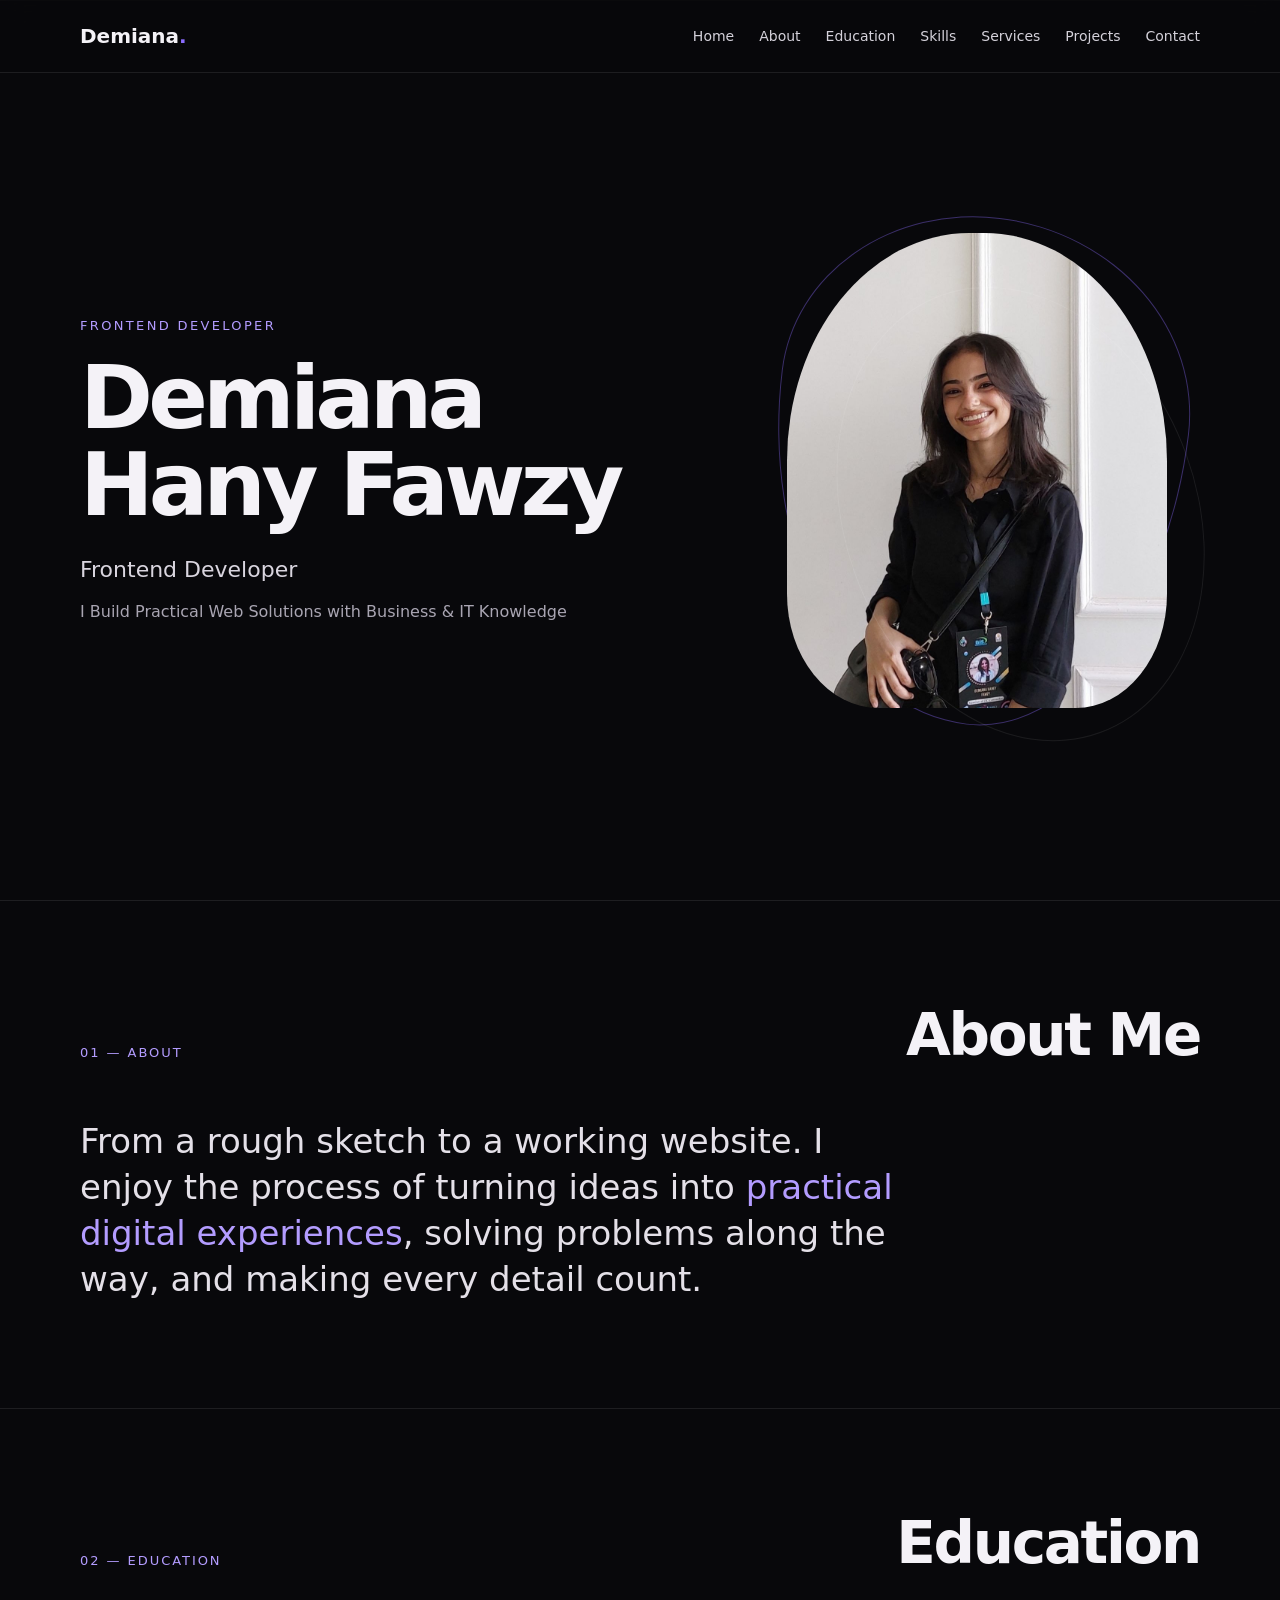
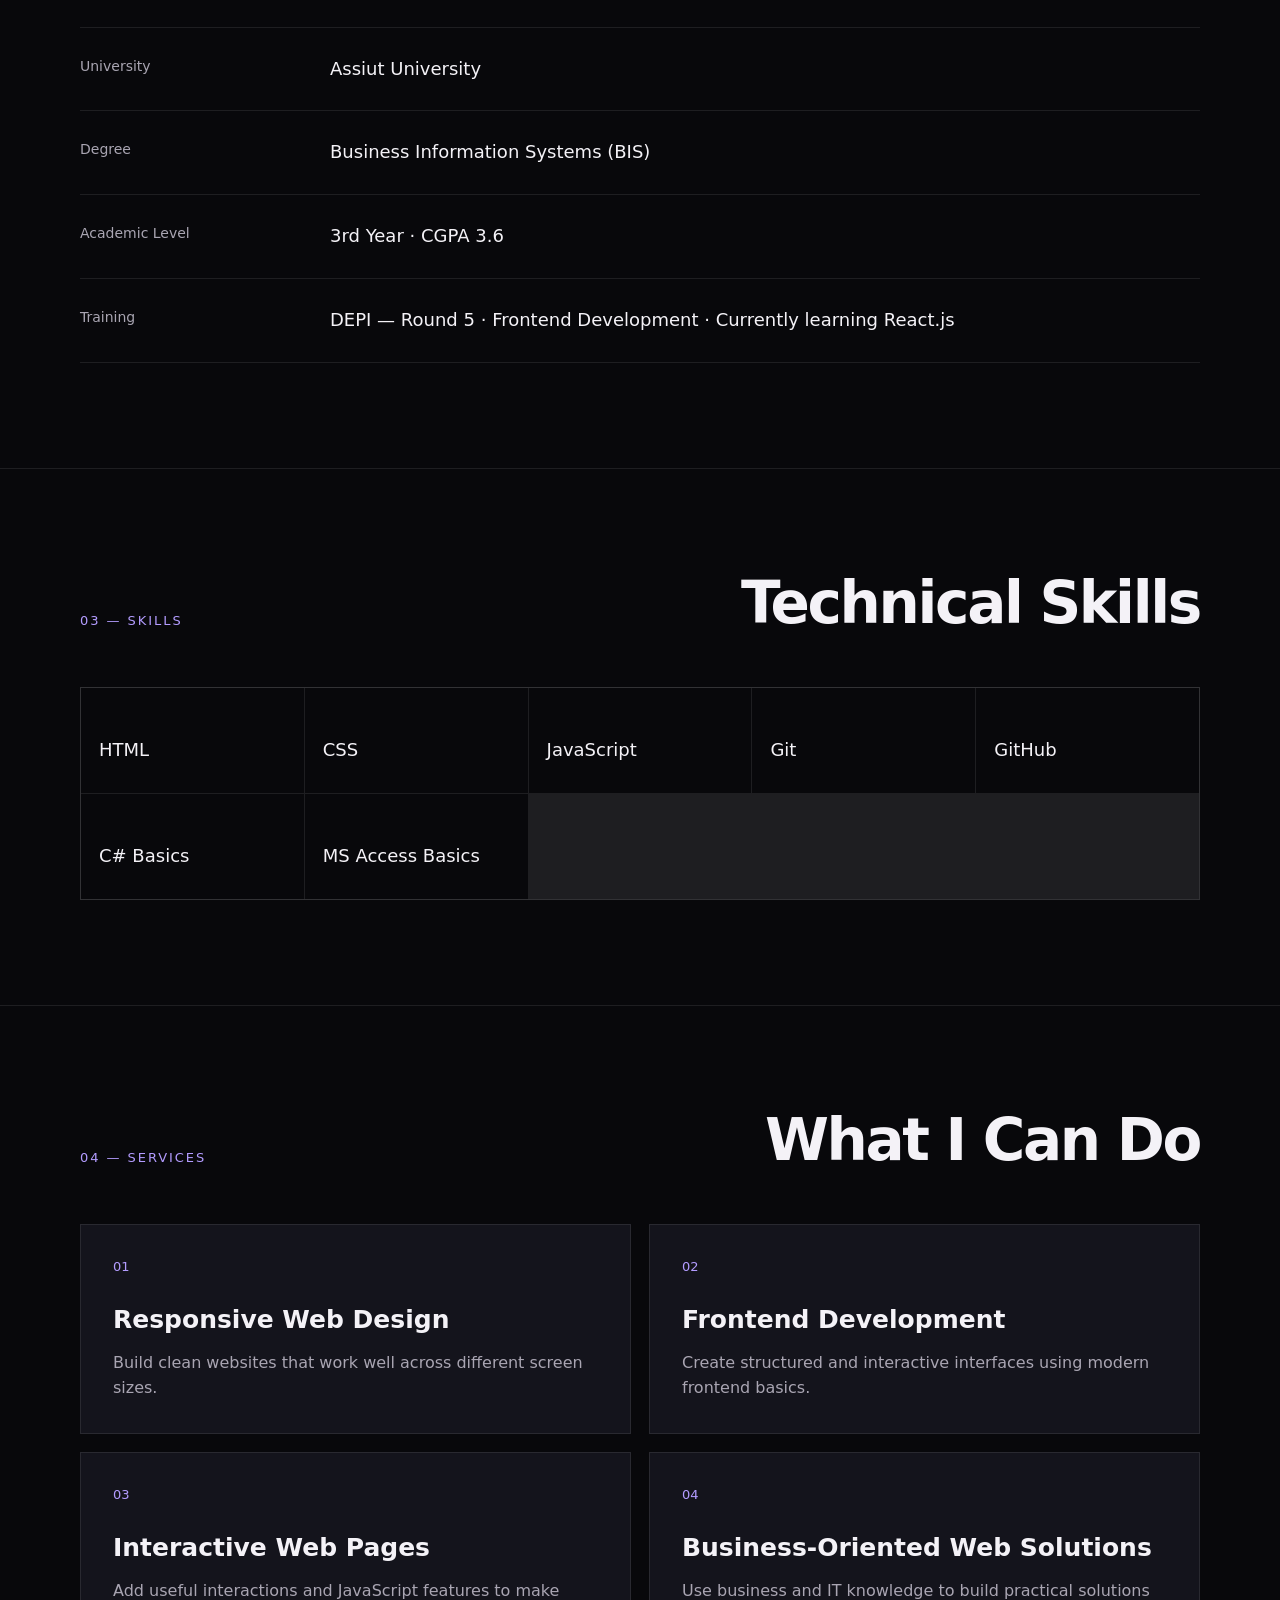
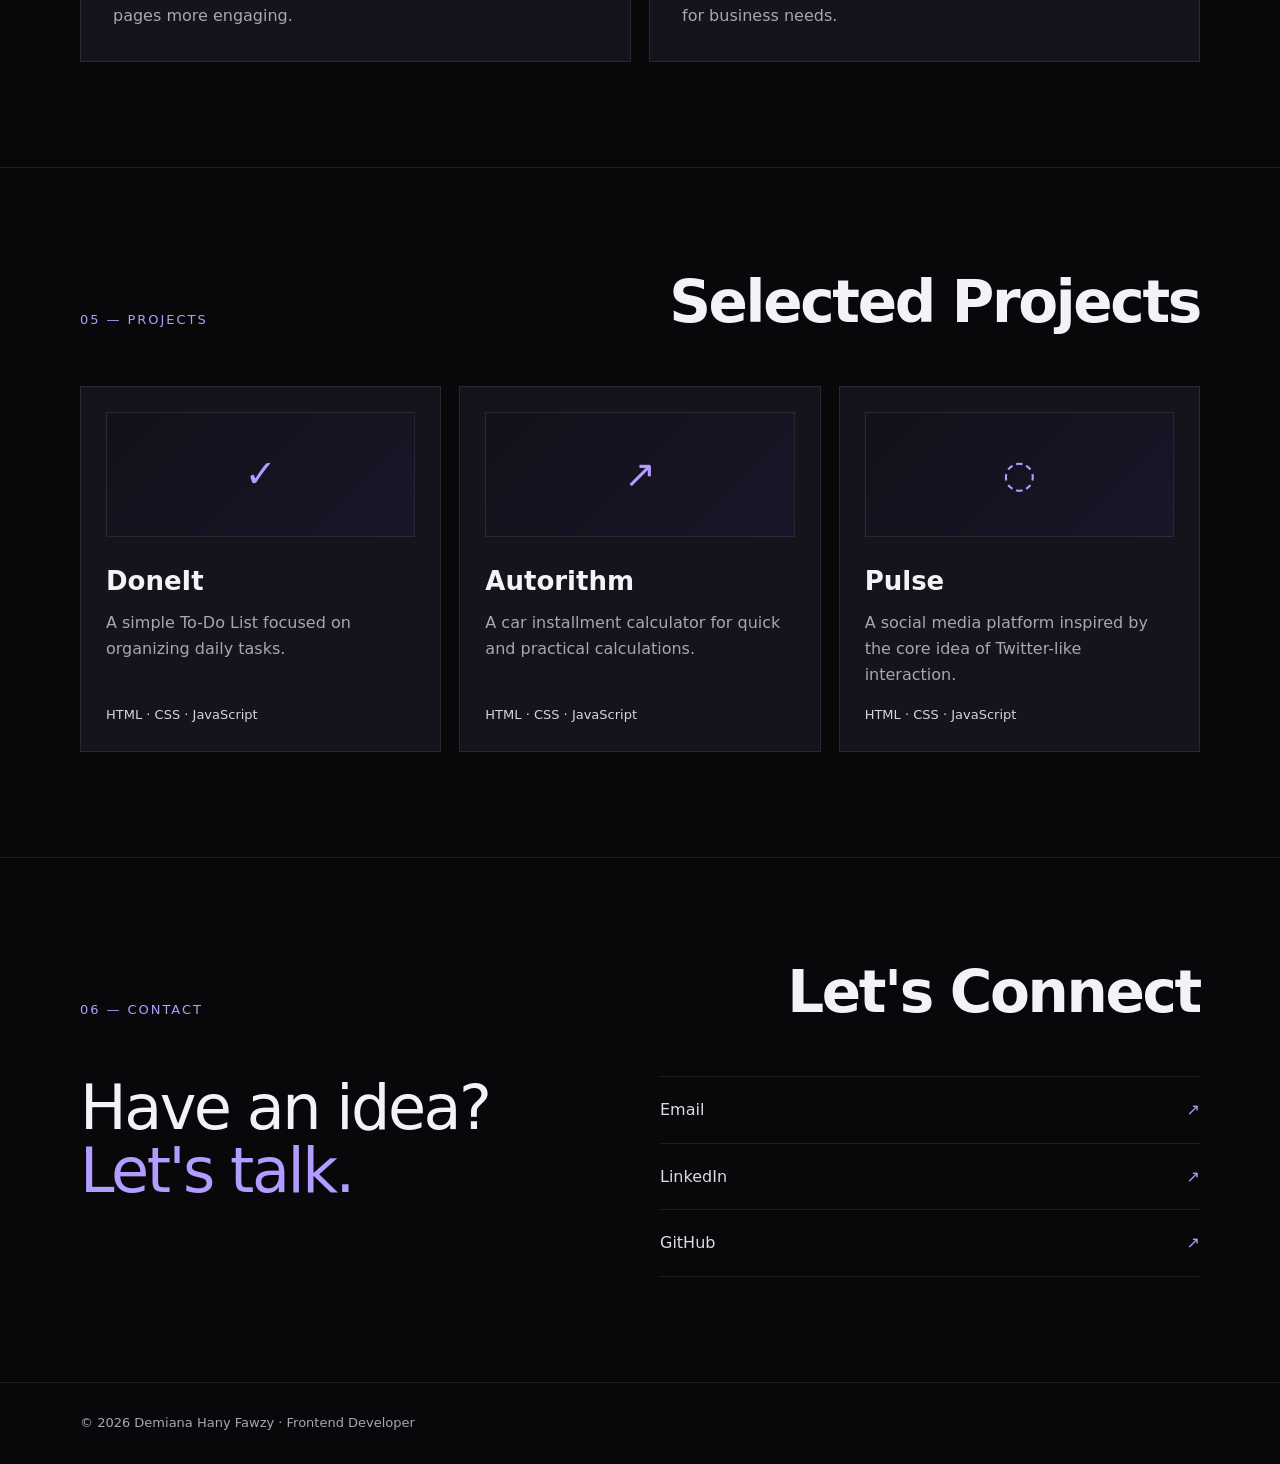
<file: index.html>
<!DOCTYPE html>
<html lang="en">
<head>
<meta charset="UTF-8">
<meta name="viewport" content="width=device-width, initial-scale=1.0">
<title>Demiana Hany Fawzy | Frontend Developer</title>
<link rel="stylesheet" href="style.css">

</head>
<body>
<nav><div class="container nav-inner"><a class="logo" href="#home">Demiana<span>.</span></a><button class="menu" aria-label="Open menu">☰</button>
<div class="nav-links"><a href="#home">Home</a><a href="#about">About</a><a href="#education">Education</a><a href="#skills">Skills</a><a href="#services">Services</a><a href="#projects">Projects</a><a href="#contact">Contact</a></div></div></nav>
<main>
<section id="home" class="hero"><div class="container hero-grid"><div class="reveal"><div class="kicker">Frontend Developer</div><h1>Demiana Hany Fawzy</h1><div class="hero-role">Frontend Developer</div><p class="hero-tagline">I Build Practical Web Solutions with Business &amp; IT Knowledge</p></div>
<div class="hero-photo reveal"><img src="demiana.jpg.jpg"Demiana Hany Fawzy"></div></div></section>

<section id="about"><div class="container reveal"><div class="section-head"><span class="section-number">01 — ABOUT</span><h2>About Me</h2></div><p class="about-text">From a rough sketch to a working website. I enjoy the process of turning ideas into <em>practical digital experiences</em>, solving problems along the way, and making every detail count.</p></div></section>

<section id="education"><div class="container reveal"><div class="section-head"><span class="section-number">02 — EDUCATION</span><h2>Education</h2></div><div class="info-list">
<div class="info-row"><div class="label">University</div><div class="value">Assiut University</div></div>
<div class="info-row"><div class="label">Degree</div><div class="value">Business Information Systems (BIS)</div></div>
<div class="info-row"><div class="label">Academic Level</div><div class="value">3rd Year · CGPA 3.6</div></div>
<div class="info-row"><div class="label">Training</div><div class="value">DEPI — Round 5 · Frontend Development · Currently learning React.js</div></div>
</div></div></section>

<section id="skills"><div class="container reveal"><div class="section-head"><span class="section-number">03 — SKILLS</span><h2>Technical Skills</h2></div><div class="skills-grid">
<div class="skill">HTML</div><div class="skill">CSS</div><div class="skill">JavaScript</div><div class="skill">Git</div><div class="skill">GitHub</div><div class="skill">C# Basics</div><div class="skill">MS Access Basics</div>
</div></div></section>

<section id="services"><div class="container reveal"><div class="section-head"><span class="section-number">04 — SERVICES</span><h2>What I Can Do</h2></div><div class="services">
<article class="service"><div class="service-num">01</div><h3>Responsive Web Design</h3><p>Build clean websites that work well across different screen sizes.</p></article>
<article class="service"><div class="service-num">02</div><h3>Frontend Development</h3><p>Create structured and interactive interfaces using modern frontend basics.</p></article>
<article class="service"><div class="service-num">03</div><h3>Interactive Web Pages</h3><p>Add useful interactions and JavaScript features to make pages more engaging.</p></article>
<article class="service"><div class="service-num">04</div><h3>Business-Oriented Web Solutions</h3><p>Use business and IT knowledge to build practical solutions for business needs.</p></article>
</div></div></section>

<section id="projects"><div class="container reveal"><div class="section-head"><span class="section-number">05 — PROJECTS</span><h2>Selected Projects</h2></div><div class="projects">
<article class="project"><div class="project-visual">✓</div><h3>DoneIt</h3><p>A simple To-Do List focused on organizing daily tasks.</p><div class="tech">HTML · CSS · JavaScript</div></article>
<article class="project"><div class="project-visual">↗</div><h3>Autorithm</h3><p>A car installment calculator for quick and practical calculations.</p><div class="tech">HTML · CSS · JavaScript</div></article>
<article class="project"><div class="project-visual">◌</div><h3>Pulse</h3><p>A social media platform inspired by the core idea of Twitter-like interaction.</p><div class="tech">HTML · CSS · JavaScript</div></article>
</div></div></section>

<section id="contact"><div class="container reveal"><div class="section-head"><span class="section-number">06 — CONTACT</span><h2>Let's Connect</h2></div><div class="contact-box">
<div class="contact-title">Have an idea?<br><span style="color:var(--accent2)">Let's talk.</span></div>
<div class="contact-links"><a class="contact-link" href="mailto:demiana.0001@gmail.com"><span>Email</span><span>↗</span></a><a class="contact-link" href="https://www.linkedin.com/in/demiana-hany-17bb63374" target="_blank"><span>LinkedIn</span><span>↗</span></a><a class="contact-link" href="https://github.com/Demiana-Hany" target="_blank"><span>GitHub</span><span>↗</span></a></div>
</div></div></section>
</main>
<footer><div class="container">© 2026 Demiana Hany Fawzy · Frontend Developer</div></footer>
<script src="script.js"></script>

</body></html>
</file>
<file: style.css>
:root{--bg:#08080b;--card:#14141c;--text:#f4f2f7;--muted:#a9a5b2;--accent:#8b6cff;--accent2:#b39cff;--border:rgba(255,255,255,.09);--max:1120px}
*{box-sizing:border-box;margin:0;padding:0}html{scroll-behavior:smooth}
body{font-family:Inter,system-ui,-apple-system,BlinkMacSystemFont,"Segoe UI",sans-serif;background:var(--bg);color:var(--text);line-height:1.6}
a{color:inherit;text-decoration:none}.container{width:min(92%,var(--max));margin:auto}
nav{position:fixed;top:0;left:0;width:100%;z-index:20;background:rgba(8,8,11,.78);backdrop-filter:blur(16px);border-bottom:1px solid var(--border)}
.nav-inner{height:72px;display:flex;align-items:center;justify-content:space-between}.logo{font-size:20px;font-weight:800}.logo span{color:var(--accent)}
.nav-links{display:flex;gap:25px;font-size:14px;color:#d4d1da}.nav-links a:hover{color:var(--accent2)}
.menu{display:none;background:none;border:0;color:var(--text);font-size:25px}
.hero{min-height:100vh;display:grid;place-items:center;padding:110px 0 70px}.hero-grid{display:grid;grid-template-columns:1.15fr .85fr;align-items:center;gap:70px}
.kicker{color:var(--accent2);font-size:13px;letter-spacing:.18em;text-transform:uppercase;margin-bottom:18px}
h1{font-size:clamp(48px,8vw,88px);line-height:.98;letter-spacing:-.055em;max-width:780px}
.hero-role{font-size:22px;color:#d9d5df;margin-top:24px}.hero-tagline{font-size:16px;color:var(--muted);margin-top:12px;max-width:560px}
.hero-photo{width:min(100%,380px);aspect-ratio:4/5;margin:auto;position:relative}.hero-photo:before{content:"";position:absolute;inset:-16px;border:1px solid rgba(139,108,255,.38);border-radius:48% 52% 45% 55% / 35% 38% 62% 65%;transform:rotate(7deg)}
.hero-photo:after{content:"";position:absolute;inset:10% -8% -8% 15%;border:1px solid rgba(255,255,255,.08);border-radius:50%;transform:rotate(-20deg)}
.hero-photo img{width:100%;height:100%;object-fit:cover;border-radius:48% 48% 24% 24%;display:block;filter:saturate(.9)}
section{padding:105px 0;border-top:1px solid var(--border)}.section-head{display:flex;justify-content:space-between;align-items:end;gap:30px;margin-bottom:55px}
.section-number{font-size:13px;color:var(--accent2);letter-spacing:.15em}h2{font-size:clamp(34px,5vw,58px);line-height:1;letter-spacing:-.04em}
.about-text{max-width:820px;font-size:clamp(22px,3vw,34px);line-height:1.35;color:#e4e0e8}.about-text em{color:var(--accent2);font-style:normal}
.info-list{border-top:1px solid var(--border)}.info-row{display:grid;grid-template-columns:220px 1fr;gap:30px;padding:27px 0;border-bottom:1px solid var(--border)}
.label{color:var(--muted);font-size:14px}.value{font-size:18px}
.skills-grid{display:grid;grid-template-columns:repeat(5,1fr);gap:1px;background:var(--border);border:1px solid var(--border)}
.skill{background:var(--bg);padding:28px 18px;min-height:105px;display:flex;align-items:end;font-size:18px}
.services{display:grid;grid-template-columns:repeat(2,1fr);gap:18px}.service{background:var(--card);border:1px solid var(--border);padding:32px;min-height:210px}
.service-num{color:var(--accent2);font-size:13px}.service h3{font-size:25px;margin:22px 0 10px}.service p{color:var(--muted)}
.projects{display:grid;grid-template-columns:repeat(3,1fr);gap:18px}.project{background:var(--card);border:1px solid var(--border);padding:25px;min-height:300px;display:flex;flex-direction:column}
.project-visual{height:125px;border:1px solid var(--border);background:linear-gradient(135deg,#11111a,#1a1528);display:grid;place-items:center;color:var(--accent2);font-size:38px;margin-bottom:24px}
.project h3{font-size:26px}.project p{color:var(--muted);margin:8px 0 18px}.tech{margin-top:auto;color:#d8d3df;font-size:13px}
.contact-box{display:grid;grid-template-columns:1fr 1fr;gap:40px;align-items:start}.contact-title{font-size:clamp(34px,5vw,62px);line-height:1.02;letter-spacing:-.04em}
.contact-links{display:flex;flex-direction:column;border-top:1px solid var(--border)}.contact-link{padding:20px 0;border-bottom:1px solid var(--border);color:#ded9e4;display:flex;justify-content:space-between}.contact-link span:last-child{color:var(--accent2)}
footer{padding:30px 0;color:var(--muted);font-size:13px;border-top:1px solid var(--border)}
.reveal{opacity:0;transform:translateY(22px);transition:opacity .7s ease,transform .7s ease}.reveal.show{opacity:1;transform:none}
@media(max-width:850px){.nav-links{position:absolute;top:72px;left:0;width:100%;display:none;flex-direction:column;background:#0b0b0f;padding:20px 4%;border-bottom:1px solid var(--border)}.nav-links.open{display:flex}.menu{display:block}.hero-grid{grid-template-columns:1fr;gap:45px}.hero-photo{width:min(78vw,330px)}.skills-grid{grid-template-columns:repeat(2,1fr)}.projects,.services,.contact-box{grid-template-columns:1fr}.info-row{grid-template-columns:1fr;gap:7px}}
@media(max-width:500px){h1{font-size:52px}section{padding:80px 0}.section-head{margin-bottom:35px}}
</file>
